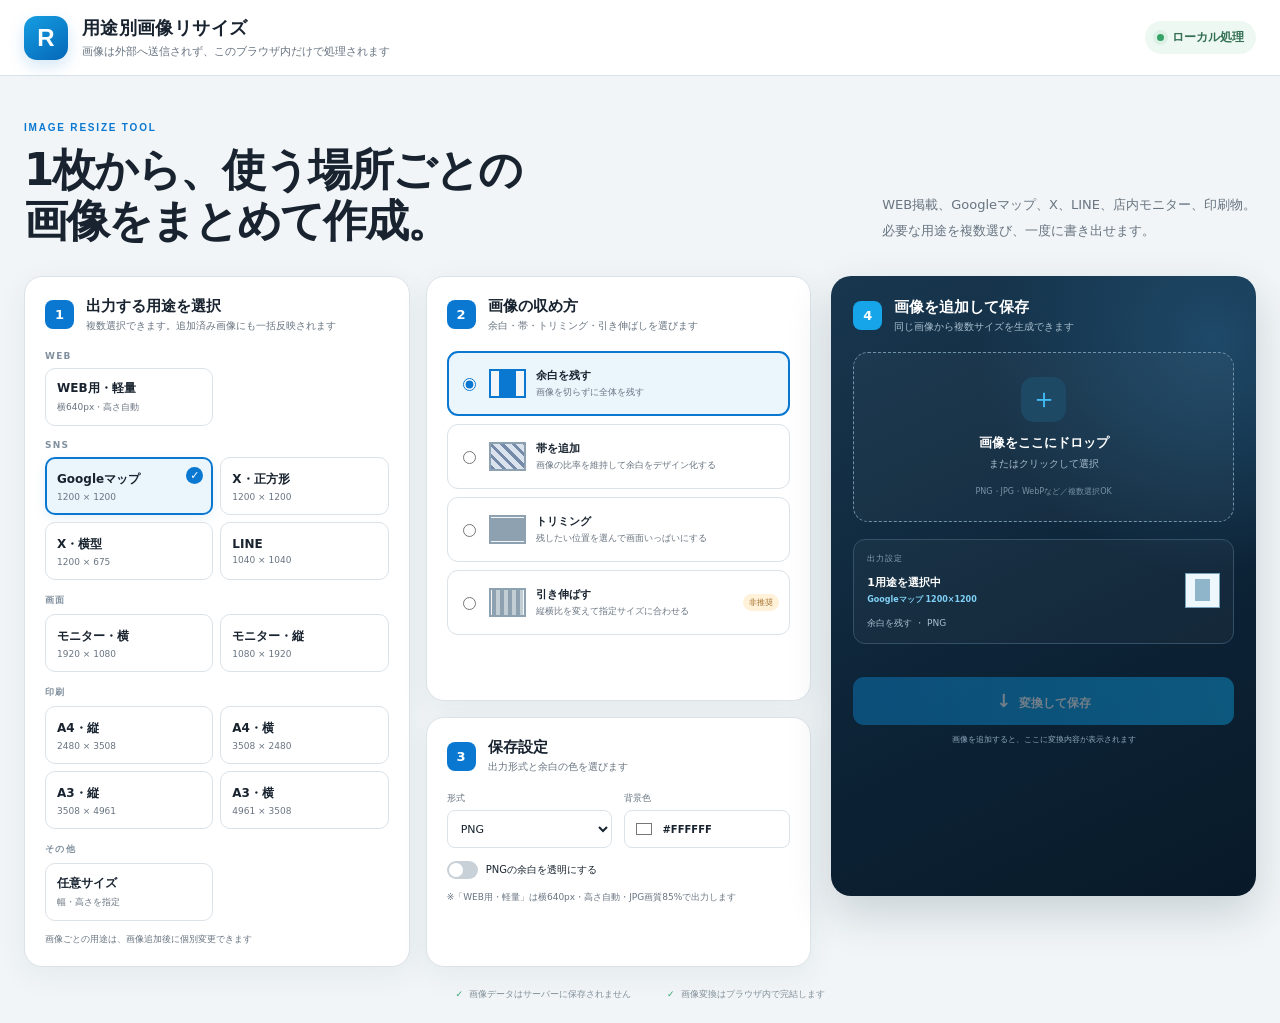
<file: index.html>
<!doctype html>
<html lang="ja">
<head>
  <meta charset="UTF-8">
  <meta name="viewport" content="width=device-width, initial-scale=1.0">
  <meta name="description" content="WEB用軽量画像、Googleマップ、X、LINE、モニター、印刷用の画像をブラウザ内でリサイズします。">
  <title>用途別画像リサイズ</title>
  <link rel="stylesheet" href="styles.css">
</head>
<body>
  <header class="topbar">
    <div class="brand-mark" aria-hidden="true">R</div>
    <div>
      <h1>用途別画像リサイズ</h1>
      <p>画像は外部へ送信されず、このブラウザ内だけで処理されます</p>
    </div>
    <span class="local-badge"><i></i> ローカル処理</span>
  </header>

  <main class="page-shell">
    <section class="intro">
      <div>
        <span class="eyebrow">IMAGE RESIZE TOOL</span>
        <h2>1枚から、使う場所ごとの<br>画像をまとめて作成。</h2>
      </div>
      <p>WEB掲載、Googleマップ、X、LINE、店内モニター、印刷物。<br>必要な用途を複数選び、一度に書き出せます。</p>
    </section>

    <section class="workspace-grid">
      <div class="controls">
        <section class="panel preset-panel">
          <div class="step-title"><span>1</span><div><h3>出力する用途を選択</h3><p>複数選択できます。追加済み画像にも一括反映されます</p></div></div>
          <div id="presetList"></div>
          <div id="customSize" class="custom-size" hidden>
            <label>幅<input id="customWidth" type="number" min="1" max="12000" value="1200"><span>px</span></label>
            <b>×</b>
            <label>高さ<input id="customHeight" type="number" min="1" max="12000" value="1200"><span>px</span></label>
          </div>
          <p class="preset-note">画像ごとの用途は、画像追加後に個別変更できます</p>
        </section>

        <section class="panel">
          <div class="step-title"><span>2</span><div><h3>画像の収め方</h3><p>余白・帯・トリミング・引き伸ばしを選びます</p></div></div>
          <div id="fitList" class="fit-list"></div>
          <div id="bandSettings" class="band-settings" hidden></div>
        </section>

        <section class="panel compact-panel">
          <div class="step-title"><span>3</span><div><h3>保存設定</h3><p>出力形式と余白の色を選びます</p></div></div>
          <div class="setting-grid">
            <label>形式
              <select id="format"><option value="png">PNG</option><option value="jpeg">JPG</option></select>
            </label>
            <label>背景色
              <span class="color-field"><input id="background" type="color" value="#ffffff"><b id="colorValue">#FFFFFF</b></span>
            </label>
          </div>
          <label id="transparentRow" class="toggle-row"><input id="transparent" type="checkbox"><span></span> PNGの余白を透明にする</label>
          <label id="qualityRow" class="quality-row" hidden>JPG画質 <input id="quality" type="range" min="60" max="100" value="90"><b id="qualityValue">90%</b></label>
          <p class="web-note">※「WEB用・軽量」は横640px・高さ自動・JPG画質85%で出力します</p>
        </section>
      </div>

      <aside class="output-panel">
        <div class="step-title light"><span>4</span><div><h3>画像を追加して保存</h3><p>同じ画像から複数サイズを生成できます</p></div></div>
        <div id="dropZone" class="drop-zone" role="button" tabindex="0">
          <div class="upload-icon">＋</div>
          <strong>画像をここにドロップ</strong>
          <span>またはクリックして選択</span>
          <small>PNG・JPG・WebPなど／複数選択OK</small>
          <input id="fileInput" type="file" accept="image/*" multiple hidden>
        </div>

        <div class="output-summary">
          <span>出力設定</span>
          <strong id="summaryPreset">1用途を選択中<b id="summarySize">Googleマップ 1200 × 1200px</b></strong>
          <div id="ratioPreview" class="ratio-preview"><i></i></div>
          <small id="summaryDetails">余白を追加 ・ PNG</small>
        </div>

        <div id="fileArea" class="file-area" hidden>
          <div class="file-header"><strong>追加した画像</strong><button id="clearAll" type="button">すべて削除</button></div>
          <div id="fileList" class="file-list"></div>
        </div>

        <button id="downloadAll" class="download-button" type="button" disabled><span>↓</span>変換して保存</button>
        <p id="status" class="status" aria-live="polite">画像を追加すると、ここに変換内容が表示されます</p>
      </aside>
    </section>

    <footer><span>画像データはサーバーに保存されません</span><span>画像変換はブラウザ内で完結します</span></footer>
  </main>

  <div id="cropEditor" class="crop-editor" hidden>
    <section class="crop-editor-dialog" role="dialog" aria-modal="true" aria-labelledby="cropEditorTitle">
      <header class="crop-editor-header">
        <div>
          <span>OPTIONAL ADJUSTMENT</span>
          <h3 id="cropEditorTitle">トリミング位置を微調整</h3>
          <p id="cropEditorName"></p>
        </div>
        <button id="cropEditorClose" type="button" aria-label="閉じる">×</button>
      </header>

      <p class="crop-editor-guide">画像内で残したい場所をクリック、またはドラッグしてください</p>
      <div class="crop-stage-wrap">
        <div id="cropStage" class="crop-stage">
          <img id="cropEditorImage" alt="トリミング位置の調整対象">
          <span id="cropMarker" class="crop-marker" aria-hidden="true"><i></i></span>
        </div>
      </div>

      <div class="crop-quick-buttons" aria-label="トリミング位置の簡単指定">
        <button type="button" data-crop-quick="top">上を残す</button>
        <button type="button" data-crop-quick="center">中央を残す</button>
        <button type="button" data-crop-quick="bottom">下を残す</button>
      </div>

      <p class="crop-editor-note">指定した場所を基準に、正方形・横型など各用途へ自動調整します</p>
      <footer class="crop-editor-actions">
        <button id="cropEditorReset" class="secondary" type="button">共通設定に戻す</button>
        <span></span>
        <button id="cropEditorCancel" class="secondary" type="button">キャンセル</button>
        <button id="cropEditorSave" class="primary" type="button">この位置に決定</button>
      </footer>
    </section>
  </div>

  <script src="jszip.min.js"></script>
  <script src="bands.js"></script>
  <script src="app.js"></script>
</body>
</html>
</file>
<file: styles.css>
:root {
  --ink: #18232f;
  --muted: #687481;
  --line: #dbe2e8;
  --paper: #ffffff;
  --blue: #0a78d1;
  --blue-dark: #075998;
  --blue-soft: #eaf5fc;
  --navy: #10283d;
  --bg: #f1f5f7;
}

* { box-sizing: border-box; }
html { background: var(--bg); }
body { margin: 0; color: var(--ink); background: var(--bg); font-family: "Hiragino Kaku Gothic ProN", "Yu Gothic", Meiryo, system-ui, sans-serif; }
body.modal-open { overflow: hidden; }
button, input, select { font: inherit; }
button { color: inherit; }

.topbar { min-height: 76px; padding: 14px max(24px, calc((100vw - 1360px) / 2)); display: flex; align-items: center; gap: 14px; background: #fff; border-bottom: 1px solid var(--line); }
.brand-mark { width: 44px; height: 44px; border-radius: 13px; display: grid; place-items: center; background: linear-gradient(145deg, #159ee2, #0567b8); color: #fff; font: 800 24px/1 Arial; box-shadow: 0 6px 16px #0878c62d; }
.topbar h1 { margin: 0; font-size: 18px; letter-spacing: .02em; }
.topbar p { margin: 4px 0 0; font-size: 11px; color: var(--muted); }
.local-badge { margin-left: auto; display: flex; align-items: center; gap: 8px; color: #347054; font-size: 12px; font-weight: 700; background: #eef8f2; padding: 8px 12px; border-radius: 99px; }
.local-badge i { width: 7px; height: 7px; border-radius: 50%; background: #35a267; box-shadow: 0 0 0 4px #35a26718; }

.page-shell { max-width: 1360px; margin: 0 auto; padding: 40px 24px 22px; }
.intro { display: flex; justify-content: space-between; align-items: end; gap: 32px; margin-bottom: 28px; }
.intro .eyebrow { color: var(--blue); font: 800 10px/1.2 Arial; letter-spacing: .18em; }
.intro h2 { margin: 10px 0 0; font-size: clamp(30px, 3.4vw, 49px); line-height: 1.18; letter-spacing: -.045em; }
.intro > p { margin: 0 0 4px; max-width: 440px; color: var(--muted); font-size: 13px; line-height: 2; }

.workspace-grid { display: grid; grid-template-columns: minmax(0, 1.52fr) minmax(380px, .82fr); gap: 20px; align-items: start; }
.controls { display: grid; grid-template-columns: 1fr 1fr; gap: 16px; }
.controls .panel:first-child { grid-row: span 2; }
.panel { background: var(--paper); border: 1px solid var(--line); border-radius: 18px; padding: 20px; box-shadow: 0 8px 30px #1d3c5510; }
.step-title { display: flex; gap: 12px; align-items: center; margin-bottom: 18px; }
.step-title > span { flex: 0 0 auto; width: 29px; height: 29px; border-radius: 8px; display: grid; place-items: center; color: #fff; background: var(--blue); font-size: 13px; font-weight: 800; }
.step-title h3 { margin: 0; font-size: 15px; }
.step-title p { margin: 3px 0 0; color: var(--muted); font-size: 10px; }

.preset-group + .preset-group { margin-top: 14px; }
.preset-group h4 { margin: 0 0 7px; color: #80909e; font-size: 9px; letter-spacing: .14em; }
.preset-grid { display: grid; grid-template-columns: repeat(2, minmax(0, 1fr)); gap: 7px; }
.preset-card { position: relative; min-height: 58px; text-align: left; border: 1px solid var(--line); border-radius: 10px; background: #fff; padding: 10px 28px 9px 11px; cursor: pointer; transition: .16s ease; }
.preset-card:hover { transform: translateY(-1px); border-color: #8fbddc; }
.preset-card.selected { border: 2px solid var(--blue); background: var(--blue-soft); padding: 9px 27px 8px 10px; box-shadow: 0 3px 12px #0a78d11a; }
.preset-card strong, .preset-card small { display: block; }
.preset-card strong { font-size: 12px; }
.preset-card small { margin-top: 4px; color: var(--muted); font-size: 9px; }
.preset-check { display: none; position: absolute; right: 8px; top: 8px; width: 17px; height: 17px; border-radius: 50%; color: #fff; background: var(--blue); text-align: center; font-size: 11px; line-height: 17px; }
.preset-card.selected .preset-check { display: block; }
.custom-size { margin-top: 12px; display: flex; align-items: end; justify-content: center; gap: 8px; padding: 12px; border-radius: 11px; background: #f5f8fa; }
.custom-size label { color: var(--muted); font-size: 10px; }
.custom-size input { width: 90px; margin: 4px 3px 0 0; padding: 8px; border: 1px solid var(--line); border-radius: 8px; }
.custom-size label span { font-size: 10px; }
.preset-note, .web-note { margin: 11px 0 0; color: var(--muted); font-size: 9px; line-height: 1.6; }

.fit-list { display: grid; gap: 8px; }
.fit-option { min-height: 65px; padding: 9px 10px; display: flex; align-items: center; gap: 10px; border: 1px solid var(--line); border-radius: 11px; cursor: pointer; }
.fit-option.selected { border: 2px solid var(--blue); padding: 8px 9px; background: var(--blue-soft); }
.fit-option input { accent-color: var(--blue); }
.fit-option > span:nth-of-type(2) { min-width: 0; }
.fit-option strong, .fit-option small { display: block; }
.fit-option strong { font-size: 11px; }
.fit-option small { margin-top: 3px; color: var(--muted); font-size: 9px; white-space: nowrap; }
.fit-option em { margin-left: auto; color: #a06a25; background: #fff2d9; border-radius: 99px; padding: 3px 6px; font-size: 8px; font-style: normal; }
.fit-icon { flex: 0 0 auto; width: 37px; height: 29px; border: 2px solid #8da1b0; background: #f3f6f8; display: grid; place-items: center; overflow: hidden; }
.fit-icon i { display: block; background: #8da1b0; }
.fit-icon.contain i { width: 17px; height: 25px; }
.fit-icon.cover i { width: 42px; height: 23px; }
.fit-icon.stretch i { width: 31px; height: 25px; background: repeating-linear-gradient(90deg, #8da1b0 0 4px, #c3cdd4 4px 8px); }
.fit-option.selected .fit-icon { border-color: var(--blue); }
.fit-option.selected .fit-icon i { background-color: var(--blue); }

.crop-position { margin: 2px 0 0; padding: 11px; border: 1px solid #b9d4e5; border-radius: 11px; background: #f5fbff; }
.crop-position legend { padding: 0 5px; color: var(--blue-dark); font-size: 9px; font-weight: 800; }
.crop-position-grid { display: grid; grid-template-columns: repeat(3, minmax(0, 1fr)); gap: 6px; }
.crop-position-option { min-width: 0; padding: 8px 5px; display: grid; justify-items: center; text-align: center; border: 1px solid var(--line); border-radius: 9px; background: #fff; cursor: pointer; }
.crop-position-option.selected { border: 2px solid var(--blue); padding: 7px 4px; background: var(--blue-soft); }
.crop-position-option input { position: absolute; opacity: 0; pointer-events: none; }
.crop-position-option strong { margin-top: 5px; font-size: 9px; }
.crop-position-option small { margin-top: 3px; color: var(--muted); font-size: 7px; line-height: 1.4; }
.crop-position-icon { position: relative; width: 28px; height: 24px; overflow: hidden; border: 1.5px solid #8da1b0; background: #e8eef2; }
.crop-position-icon i { position: absolute; left: 4px; width: 17px; height: 15px; border-radius: 2px; background: #8da1b0; }
.crop-position-icon.top i { top: -2px; }
.crop-position-icon.center i { top: 3px; }
.crop-position-icon.bottom i { bottom: -2px; }
.crop-position-option.selected .crop-position-icon { border-color: var(--blue); }
.crop-position-option.selected .crop-position-icon i { background: var(--blue); }

.compact-panel { padding-bottom: 16px; }
.setting-grid { display: grid; grid-template-columns: 1fr 1fr; gap: 12px; }
.setting-grid > label { display: grid; gap: 5px; color: var(--muted); font-size: 9px; }
.setting-grid select, .color-field { width: 100%; min-height: 38px; border: 1px solid var(--line); background: #fff; border-radius: 8px; padding: 0 9px; color: var(--ink); font-size: 11px; }
.color-field { display: flex; align-items: center; gap: 8px; }
.color-field input { width: 20px; height: 20px; border: 0; padding: 0; background: none; }
.color-field b { font-size: 10px; }
.toggle-row { margin-top: 13px; display: flex; align-items: center; gap: 8px; font-size: 10px; cursor: pointer; }
.toggle-row input { display: none; }
.toggle-row > span { position: relative; width: 31px; height: 18px; border-radius: 99px; background: #c8d1d8; }
.toggle-row > span::after { content: ""; position: absolute; width: 14px; height: 14px; left: 2px; top: 2px; border-radius: 50%; background: #fff; transition: .15s; }
.toggle-row input:checked + span { background: var(--blue); }
.toggle-row input:checked + span::after { transform: translateX(13px); }
.toggle-row.disabled { opacity: .45; cursor: not-allowed; }
.quality-row { margin-top: 10px; display: flex; align-items: center; gap: 8px; color: var(--muted); font-size: 9px; }
.quality-row input { flex: 1; accent-color: var(--blue); }
.quality-row b { color: var(--ink); }

.output-panel { position: sticky; top: 16px; min-height: 620px; padding: 22px; border-radius: 20px; color: #fff; background: radial-gradient(circle at 90% 10%, #1e4968 0, transparent 35%), linear-gradient(155deg, #18374f, #0c2235 60%, #081a29); box-shadow: 0 18px 44px #132c3d2c; }
.step-title.light > span { background: #16a5e9; }
.step-title.light h3 { color: #fff; }
.step-title.light p { color: #a8bece; }
.drop-zone { min-height: 170px; border: 1.5px dashed #7092aa; border-radius: 15px; display: flex; flex-direction: column; align-items: center; justify-content: center; cursor: pointer; background: #ffffff08; transition: .18s; outline: none; }
.drop-zone:hover, .drop-zone:focus, .drop-zone.dragging { border-color: #41baf0; background: #159ee215; transform: translateY(-1px); }
.upload-icon { width: 45px; height: 45px; margin-bottom: 12px; display: grid; place-items: center; border-radius: 13px; color: #42bdf6; background: #1d4965; font-size: 28px; font-weight: 300; }
.drop-zone strong { font-size: 13px; }
.drop-zone span { margin-top: 5px; color: #a9bfce; font-size: 10px; }
.drop-zone small { margin-top: 15px; color: #7893a6; font-size: 8px; }
.output-summary { margin: 17px 0; padding: 13px; display: grid; grid-template-columns: minmax(0, 1fr) auto; align-items: center; gap: 9px; border: 1px solid #345168; border-radius: 12px; background: #ffffff08; }
.output-summary > span { grid-column: 1 / -1; color: #89a3b6; font-size: 8px; letter-spacing: .12em; }
.output-summary strong { min-width: 0; display: grid; gap: 4px; font-size: 11px; }
.output-summary strong b { max-height: 42px; overflow: auto; color: #80d2f8; font-size: 8px; line-height: 1.5; }
.output-summary small { grid-column: 1 / -1; color: #a9bfce; font-size: 9px; }
.ratio-preview { justify-self: end; width: 35px; max-height: 35px; display: grid; place-items: center; border: 1px solid #75a0ba; background: #eef7fb; }
.ratio-preview i { width: 45%; height: 65%; background: #8fb5cb; }

.file-area { margin-top: 4px; }
.file-header { display: flex; justify-content: space-between; align-items: center; margin-bottom: 7px; }
.file-header strong { font-size: 10px; }
.file-header button { border: 0; color: #9eb5c5; background: none; font-size: 9px; cursor: pointer; }
.file-list { max-height: 310px; overflow-y: auto; display: grid; gap: 7px; padding-right: 3px; }
.file-item { padding: 7px; border-radius: 10px; background: #ffffff0c; border: 1px solid #345168; }
.file-main { display: grid; grid-template-columns: 42px minmax(0, 1fr) 27px 27px; gap: 8px; align-items: center; }
.file-item img { width: 42px; height: 42px; object-fit: cover; border-radius: 6px; background: #fff; }
.file-info { min-width: 0; }
.file-info input { width: 100%; border: 0; border-bottom: 1px solid #516d81; color: #fff; background: transparent; font-size: 9px; outline: none; }
.file-info small { display: block; margin-top: 4px; color: #8da7b9; font-size: 8px; }
.file-info b { display: inline-block; margin-top: 4px; color: #83d7ff; font-size: 8px; }
.icon-button { width: 26px; height: 26px; border: 1px solid #557186; border-radius: 7px; color: #b9d4e5; background: transparent; cursor: pointer; }
.icon-button.remove { color: #d4a9a9; }
.item-settings { margin-top: 7px; border-top: 1px solid #345168; padding-top: 6px; }
.item-settings summary { color: #a9bfce; font-size: 8px; cursor: pointer; user-select: none; }
.item-preset-grid { margin-top: 7px; display: flex; flex-wrap: wrap; gap: 5px; }
.item-preset { position: relative; cursor: pointer; }
.item-preset input { position: absolute; opacity: 0; pointer-events: none; }
.item-preset span { display: block; padding: 5px 7px; border: 1px solid #506c80; border-radius: 99px; color: #a9bfce; font-size: 8px; background: #ffffff08; }
.item-preset.selected span { border-color: #28aeea; color: #fff; background: #0b7cb75c; }
.item-crop-adjust { margin-top: 7px; padding-top: 7px; display: flex; align-items: center; gap: 6px; border-top: 1px solid #345168; }
.item-crop-adjust span { margin-right: auto; color: #8fcdea; font-size: 8px; }
.item-crop-adjust button { padding: 5px 7px; border: 1px solid #557186; border-radius: 7px; color: #b9d4e5; background: #ffffff08; font-size: 8px; cursor: pointer; }
.item-crop-adjust .clear-crop { color: #d4c5a9; }
.download-button { width: 100%; min-height: 48px; margin-top: 16px; border: 0; border-radius: 11px; color: #fff; background: linear-gradient(90deg, #0d8bd4, #12a7e9); box-shadow: 0 8px 22px #028bd52e; font-size: 12px; font-weight: 800; cursor: pointer; }
.download-button span { margin-right: 8px; font-size: 18px; }
.download-button:disabled { opacity: .42; cursor: not-allowed; box-shadow: none; }
.status { min-height: 16px; margin: 9px 0 0; color: #8da7b9; font-size: 8px; text-align: center; }

.page-shell > footer { display: flex; justify-content: center; gap: 36px; padding: 21px 0 0; color: #83909a; font-size: 9px; }
.page-shell > footer span::before { content: "✓"; margin-right: 6px; color: #3ca675; font-weight: 900; }

.crop-editor[hidden] { display: none; }
.crop-editor { position: fixed; inset: 0; z-index: 1000; padding: 22px; display: grid; place-items: center; background: #06131ed9; backdrop-filter: blur(5px); }
.crop-editor-dialog { width: min(880px, 100%); max-height: calc(100vh - 44px); overflow: auto; padding: 22px; border: 1px solid #37556b; border-radius: 18px; background: #10283d; color: #fff; box-shadow: 0 24px 70px #0008; }
.crop-editor-header { display: flex; align-items: start; gap: 16px; }
.crop-editor-header > div { min-width: 0; }
.crop-editor-header span { color: #56c4f5; font: 800 8px/1.2 Arial; letter-spacing: .16em; }
.crop-editor-header h3 { margin: 5px 0 0; font-size: 17px; }
.crop-editor-header p { margin: 5px 0 0; overflow: hidden; color: #91aabd; font-size: 9px; text-overflow: ellipsis; white-space: nowrap; }
.crop-editor-header button { margin-left: auto; width: 31px; height: 31px; border: 1px solid #557186; border-radius: 8px; color: #b9d4e5; background: transparent; cursor: pointer; }
.crop-editor-guide { margin: 15px 0 9px; color: #c2d4df; font-size: 10px; text-align: center; }
.crop-stage-wrap { min-height: 250px; padding: 14px; display: grid; place-items: center; border-radius: 13px; background: repeating-conic-gradient(#d9e2e7 0 25%, #f3f6f8 0 50%) 50% / 18px 18px; overflow: hidden; }
.crop-stage { position: relative; display: inline-block; max-width: 100%; line-height: 0; cursor: crosshair; touch-action: none; user-select: none; }
.crop-stage img { display: block; max-width: 100%; max-height: 54vh; width: auto; height: auto; pointer-events: none; }
.crop-marker { position: absolute; width: 34px; height: 34px; border: 2px solid #fff; border-radius: 50%; transform: translate(-50%, -50%); box-shadow: 0 0 0 2px #0878d4, 0 3px 12px #0008; pointer-events: none; }
.crop-marker::before, .crop-marker::after { content: ""; position: absolute; background: #fff; }
.crop-marker::before { width: 1px; height: 46px; left: 14.5px; top: -8px; }
.crop-marker::after { width: 46px; height: 1px; left: -8px; top: 14.5px; }
.crop-marker i { position: absolute; width: 6px; height: 6px; left: 12px; top: 12px; border-radius: 50%; background: #0a78d1; }
.crop-quick-buttons { margin-top: 11px; display: grid; grid-template-columns: repeat(3, 1fr); gap: 7px; }
.crop-quick-buttons button { padding: 9px; border: 1px solid #506c80; border-radius: 8px; color: #c4d8e5; background: #ffffff08; font-size: 9px; cursor: pointer; }
.crop-quick-buttons button:hover { border-color: #28aeea; background: #0b7cb75c; }
.crop-editor-note { margin: 9px 0 0; color: #7f9bae; font-size: 8px; text-align: center; }
.crop-editor-actions { margin-top: 16px; padding: 14px 0 0; display: grid; grid-template-columns: auto 1fr auto auto; gap: 8px; border-top: 1px solid #345168; }
.crop-editor-actions button { min-height: 38px; padding: 0 14px; border-radius: 9px; font-size: 9px; font-weight: 700; cursor: pointer; }
.crop-editor-actions .secondary { border: 1px solid #557186; color: #b9d4e5; background: transparent; }
.crop-editor-actions .primary { border: 0; color: #fff; background: linear-gradient(90deg, #0d8bd4, #12a7e9); }

@media (max-width: 980px) {
  .intro { align-items: start; flex-direction: column; }
  .workspace-grid { grid-template-columns: 1fr; }
  .output-panel { position: static; min-height: auto; }
}

@media (max-width: 680px) {
  .topbar { padding: 12px 16px; }
  .topbar p { display: none; }
  .local-badge { padding: 7px 9px; font-size: 10px; }
  .page-shell { padding: 26px 14px 18px; }
  .intro { margin-bottom: 20px; gap: 16px; }
  .intro h2 { font-size: 34px; }
  .intro > p { font-size: 11px; }
  .controls { grid-template-columns: 1fr; }
  .controls .panel:first-child { grid-row: auto; }
  .panel, .output-panel { padding: 16px; border-radius: 15px; }
  .preset-grid { grid-template-columns: repeat(2, minmax(0, 1fr)); }
  .page-shell > footer { flex-direction: column; gap: 7px; align-items: center; }
  .crop-editor { padding: 10px; }
  .crop-editor-dialog { max-height: calc(100vh - 20px); padding: 15px; }
  .crop-stage-wrap { min-height: 180px; padding: 8px; }
  .crop-editor-actions { grid-template-columns: 1fr 1fr; }
  .crop-editor-actions span { display: none; }
}

/* Ver.3.0: band controls and encoded output previews */
.band-settings { margin-top:18px; padding:16px; border:1px solid #dce4ef; border-radius:12px; background:#f7f9fc; }
.band-settings h4 { margin:0 0 12px; }
.band-settings select, .item-band { width:100%; min-height:38px; border:1px solid #ccd6e5; border-radius:8px; background:#fff; padding:7px; color:#26354d; }
.band-settings fieldset { margin:14px 0 0; border:1px solid #dce4ef; border-radius:8px; padding:12px; }
.band-candidates { display:grid; grid-template-columns:1fr 1fr; gap:10px; }
.band-candidates label { display:flex; align-items:center; gap:6px; font-size:12px; }
.band-note { font-size:12px; color:#596a80; line-height:1.6; margin:10px 0 0; }
.item-band-setting { display:flex; align-items:center; gap:12px; padding:12px 0; font-size:12px; }
.item-band-setting select { width:auto; flex:1; }
.output-previews { border-top:1px solid #e3e9f1; padding-top:12px; margin-top:10px; }
.output-previews summary { cursor:pointer; font-size:12px; color:#52647c; }
.preview-grid { display:grid; grid-template-columns:repeat(auto-fit,minmax(150px,1fr)); gap:12px; margin-top:12px; }
.preview-grid figure { margin:0; min-width:0; }
.preview-grid img { display:block; width:100%; height:auto; background:repeating-conic-gradient(#eef0f3 0% 25%,white 0% 50%) 0/16px 16px; border-radius:6px; }
.preview-grid figcaption { font-size:11px; color:#52647c; padding-top:6px; }
.preview-design { display:block; font-size:10px; margin-top:4px; }
.fit-icon.bands { background:repeating-linear-gradient(45deg,#758aa8,#758aa8 3px,#d9e2ed 3px,#d9e2ed 8px); }
[hidden] { display:none !important; }
.output-panel .output-previews summary, .output-panel .preview-grid figcaption { color:#c4d3e3; }
.manual-colors { display:flex; gap:14px; align-items:center; grid-column:1 / -1; }
.manual-colors label { display:flex; align-items:center; gap:8px; }
.band-frame-toggle { display:flex; gap:6px; align-items:center; font-size:11px; margin-top:14px; color:#52647c; }
.texture-gallery { display:grid; grid-template-columns:repeat(3,minmax(0,1fr)); gap:6px; margin-top:14px; }
.texture-gallery button { padding:0; border:1px solid #ccd6e5; border-radius:8px; overflow:hidden; background:white; cursor:pointer; }
.texture-gallery button:hover { border-color:#0a78d1; }
.texture-gallery img { display:block; width:100%; height:45px; object-fit:cover; background:linear-gradient(125deg,#87b6f3,#a4ddd3); }
.texture-gallery span { display:block; font-size:10px; padding:6px 2px; color:#26354d; }
</file>
